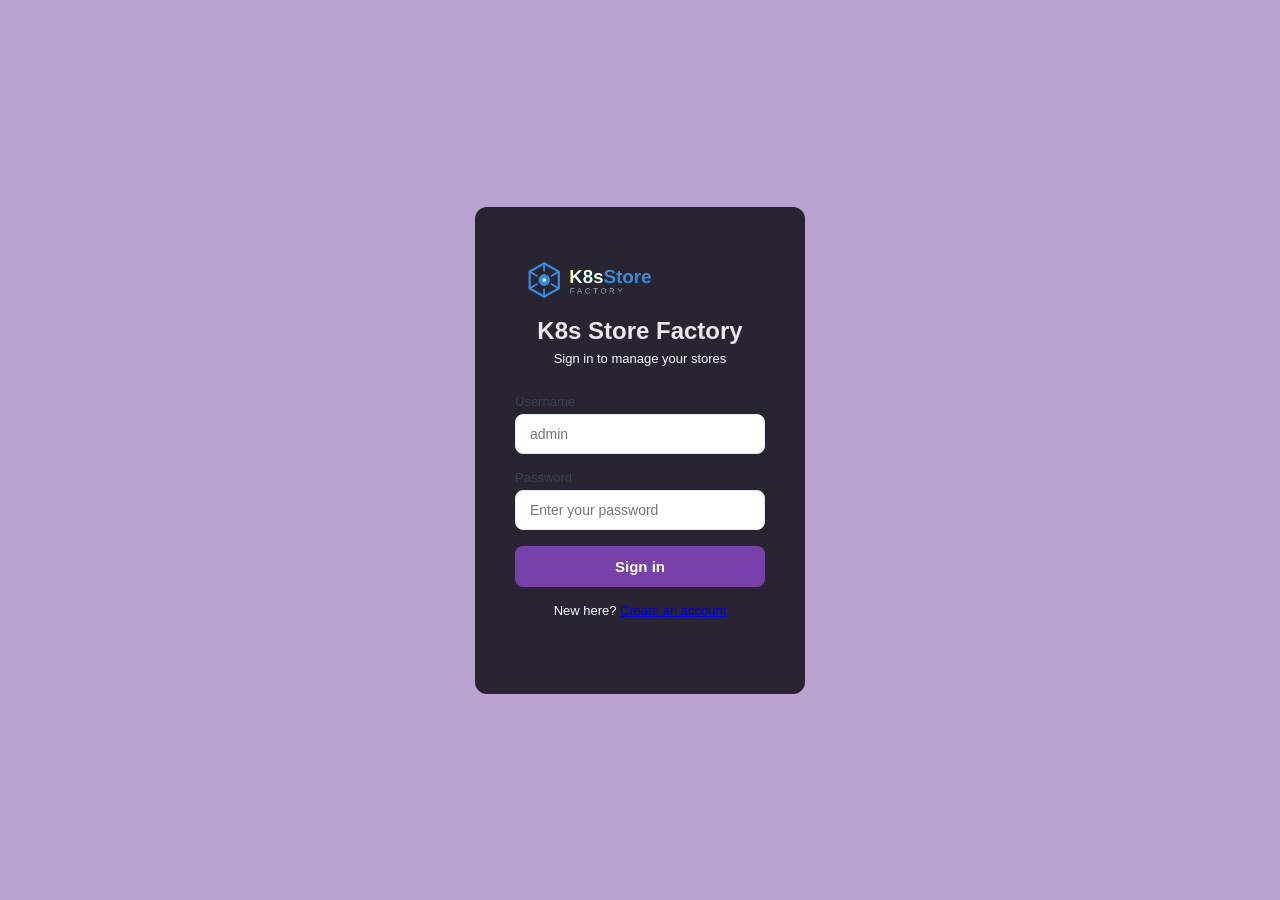
<file: Frontend part/index.html>
<!DOCTYPE html>
<html lang="en">
<head>
    <meta charset="UTF-8">
    <meta name="viewport" content="width=device-width, initial-scale=1.0">
    <title>K8s Store Factory</title>
    <link rel="stylesheet" href="navbar.css">
</head>
<body>
    <div class="wrap">
        <div class="login-page">

            <img src="assets/k8-logo.png" alt="K8s Logo" class="logo-img">
            <h1>K8s Store Factory</h1>
            <p>Sign in to manage your stores</p>

            <div class="field">
                <label>Username</label>
                <input type="text" placeholder="admin" id="username">
            </div>
            <div class="field">
                <label>Password</label>
                <input type="password" placeholder="Enter your password" id="password">
            </div>

            <p class="error-msg" id="error">wrong username</p>

            <button class="btn" onclick="login()">Sign in</button>

            <p style="text-align:center; margin-top: 1rem; font-size: 13px;">
                New here? <a href="signup.html">Create an account</a>
            </p>

        </div>
    </div>

    <script src="navbar.js"></script>
</body>
</html>
</file>
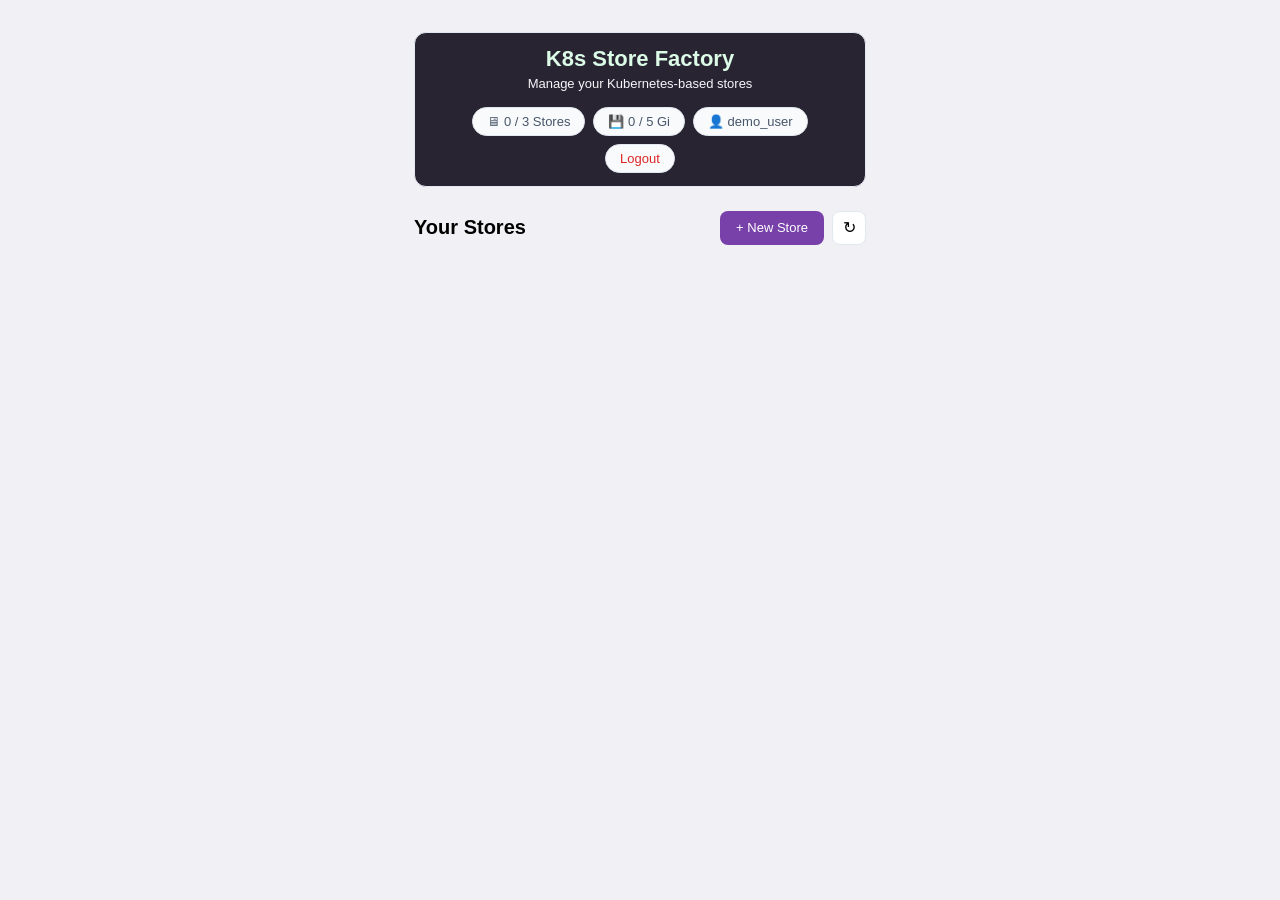
<file: Frontend part/Dashboard.html>
<!DOCTYPE html>
<html lang="en">
<head>
    <meta charset="UTF-8">
    <meta name="viewport" content="width=device-width, initial-scale=1.0">
    <title>Dashboard - K8s Store Factory</title>
    <link rel="stylesheet" href="Dashboard.css">
</head>
<body>

<div class="wrap">

    <div class="header">
        <h1>K8s Store Factory</h1>
        <p>Manage your Kubernetes-based stores</p>
        <div class="stats-bar">
            <div class="stat-pill">🖥 <span id="store-count">0 / 3</span> Stores</div>
            <div class="stat-pill">💾 <span id="storage-count">0 / 5</span> Gi</div>
            <div class="stat-pill">👤 <span id="username-display">demo_user</span></div>
            <button class="logout-btn" onclick="logout()">Logout</button>
        </div>
    </div>

    <div class="section-top">
        <h2>Your Stores</h2>
        <div class="actions">
          <button class="btn-create">+ New Store</button>
            <button class="btn-refresh">↻</button>
        </div>
    </div>

    <div id="stores-container"></div>

</div>

<script src="Dashboard.js"></script>
</body>
</html>
</file>
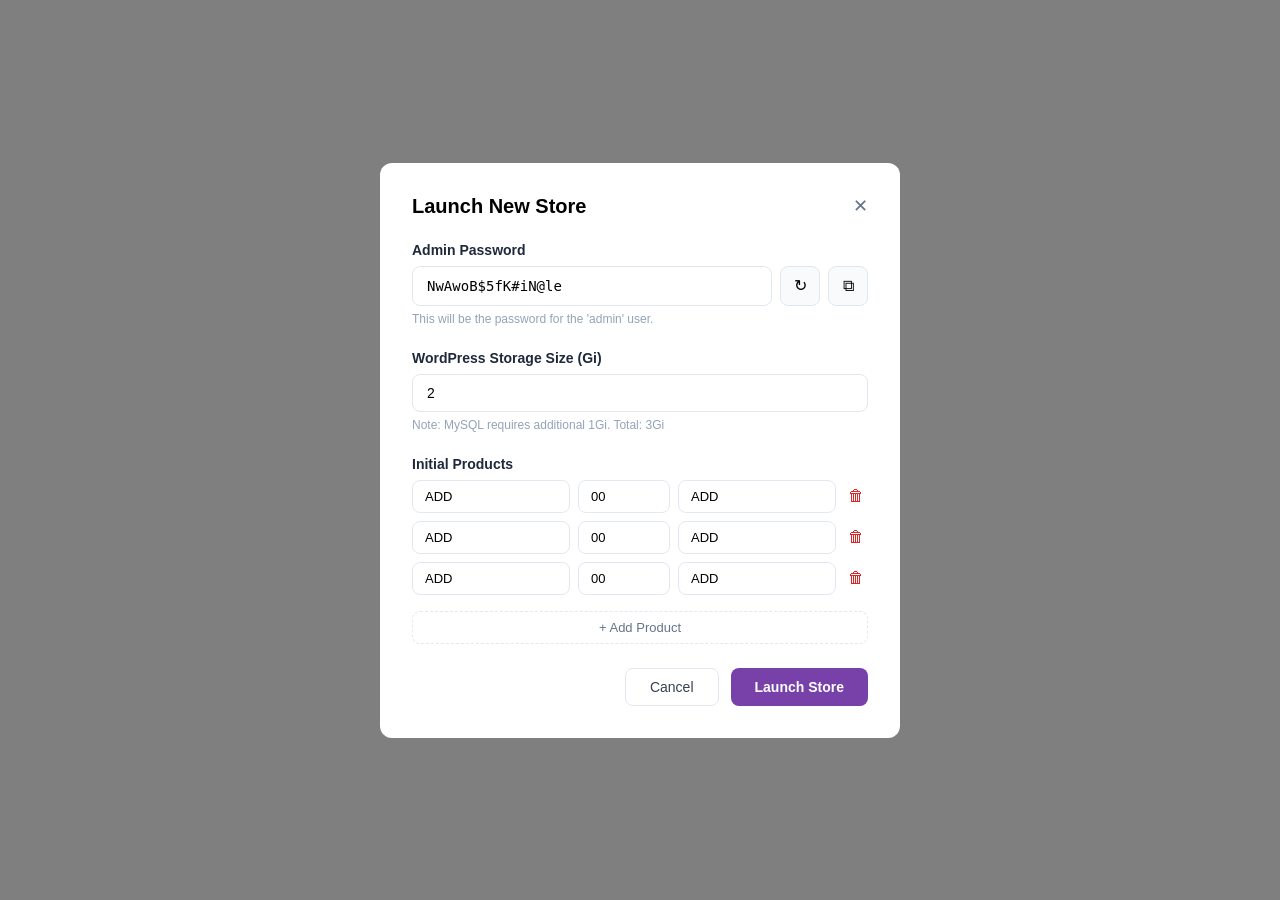
<file: Frontend part/new-store.html>
<!DOCTYPE html>
<html lang="en">
<head>
    <meta charset="UTF-8">
    <meta name="viewport" content="width=device-width, initial-scale=1.0">
    <title>Launch New Store</title>
    <link rel="stylesheet" href="new.css">
</head>
<body>

<div class="overlay">
    <div class="modal">

        <div class="modal-header">
            <h2>Launch New Store</h2>
            <button class="close-btn" id="close-btn">✕</button>
        </div>

        <div class="field">
            <label>Admin Password</label>
            <div class="password-row">
                <input type="text" id="admin-password" value="NwAwoB$5fK#iN@le">
                <button class="icon-btn" id="generate-btn">↻</button>
                <button class="icon-btn" id="copy-btn">⧉</button>
            </div>
            <p class="hint">This will be the password for the 'admin' user.</p>
        </div>

        <div class="field">
            <label>WordPress Storage Size (Gi)</label>
            <input type="number" id="storage-size" value="2" min="1" max="10">
            <p class="hint">Note: MySQL requires additional 1Gi. Total: <span id="total-storage">3</span>Gi</p>
        </div>

        <div class="field">
            <label>Initial Products</label>
            <div id="products-list">

                <div class="product-row">
                    <input type="text" placeholder="Product Name" value="ADD">
                    <input type="number" placeholder="Price" value="00">
                    <input type="text" placeholder="Description" value="ADD">
                    <button class="delete-product">🗑</button>
                </div>

                <div class="product-row">
                    <input type="text" placeholder="Product Name" value="ADD">
                    <input type="number" placeholder="Price" value="00">
                    <input type="text" placeholder="Description" value="ADD">
                    <button class="delete-product">🗑</button>
                </div>

                <div class="product-row">
                    <input type="text" placeholder="Product Name" value="ADD">
                    <input type="number" placeholder="Price" value="00">
                    <input type="text" placeholder="Description" value="ADD">
                    <button class="delete-product">🗑</button>
                </div>

            </div>
            <button class="add-product-btn" id="add-product-btn">+ Add Product</button>
        </div>

        <div class="modal-actions">
            <button class="cancel-btn" id="cancel-btn">Cancel</button>
            <button class="launch-btn" id="launch-btn">Launch Store</button>
        </div>

    </div>
</div>

<script src="new-store.js"></script>
</body>
</html>
</file>
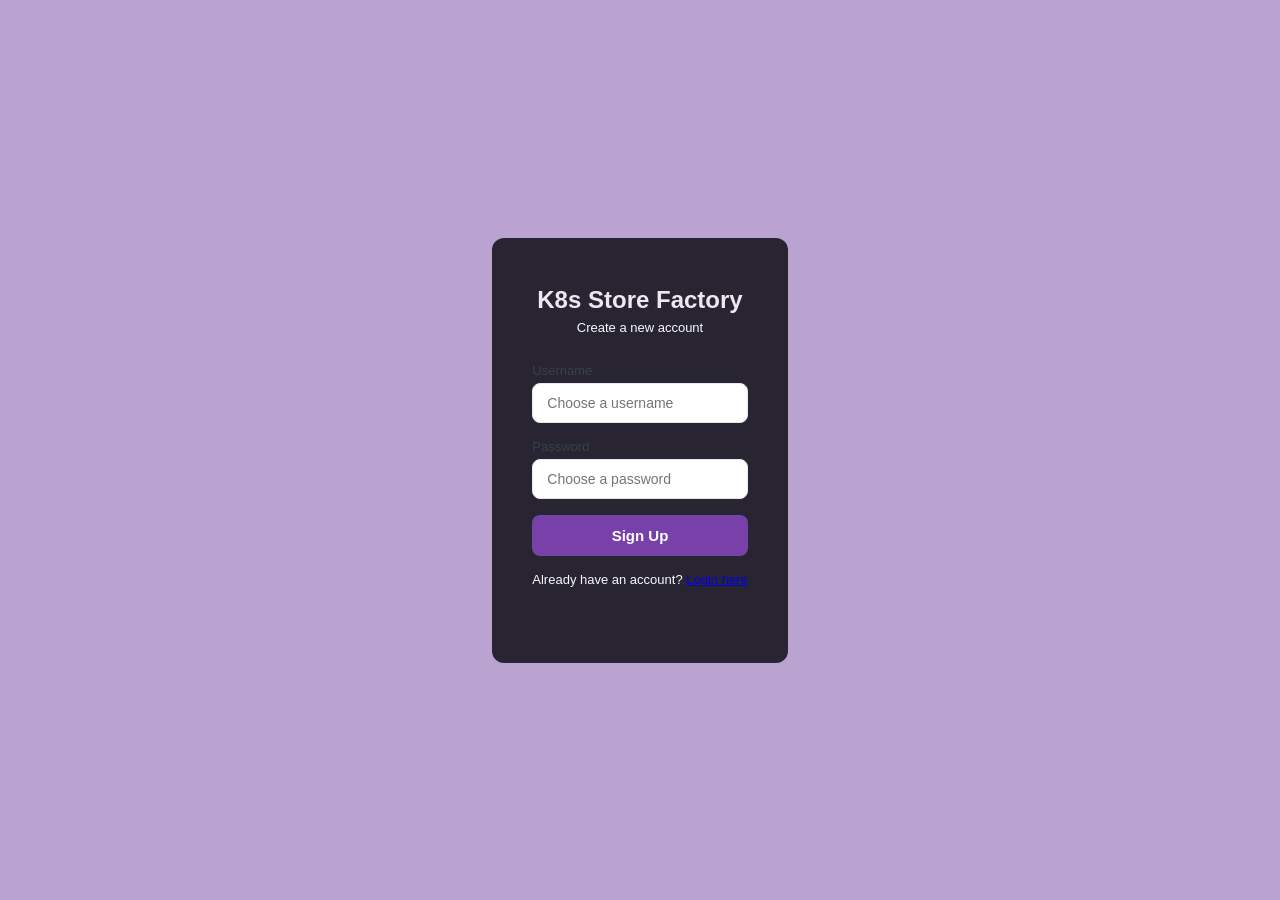
<file: Frontend part/signup.html>
<!DOCTYPE html>
<html lang="en">
<head>
    <meta charset="UTF-8">
    <meta name="viewport" content="width=device-width, initial-scale=1.0">
    <title>Sign Up - K8s Store Factory</title>
    <link rel="stylesheet" href="navbar.css">
</head>
<body>
    <div class="wrap">
        <div class="login-page">
            <h1>K8s Store Factory</h1>
            <p>Create a new account</p>

            <div class="field">
                <label>Username</label>
                <input type="text" id="username" placeholder="Choose a username">
            </div>
            <div class="field">
                <label>Password</label>
                <input type="password" id="password" placeholder="Choose a password">
            </div>

            <p class="error-msg" id="error"></p>

            <button class="btn" id="signup-btn">Sign Up</button>

            <p style="text-align:center; margin-top: 1rem; font-size: 13px;">
                Already have an account? <a href="index.html">Login here</a>
            </p>
        </div>
    </div>

    <script src="signup.js"></script>
</body>
</html>
</file>
<file: Frontend part/navbar.css>
* {
    margin: 0;
    padding: 0;
    box-sizing: border-box;
}

body {
    font-family: 'Segoe UI', Tahoma, Geneva, Verdana, sans-serif;
    background: rgb(187, 163, 209);
    min-height: 100vh;
    display: flex;
    align-items: center;
    justify-content: center;
}

.login-page {
    background:#282431;
    border-radius: 12px;
    padding: 3rem 2.5rem;
    width: 100%;
    max-width: 480px;
    text-align: center;
}

.logo-img {
    width: 250px;
    height: 50px;
    margin-bottom: 0.5rem;
    object-fit: contain;
}

.login-page h1 {
    color: rgb(236, 232, 240);
    font-size: 24px;
    font-weight: 700;
    margin-bottom: 6px;
}

.login-page p {
    font-size: 13px;
    color: #f8fafd;
    margin-bottom: 1.75rem;
}

.field {
    margin-bottom: 1rem;
    text-align: left;
}

.field label {
    display: block;
    font-size: 13px;
    font-weight: 500;
    color: #374151;
    margin-bottom: 5px;
}

.field input {
    width: 100%;
    padding: 11px 14px;
    border: 1px solid #e2e8f0;
    border-radius: 8px;
    font-size: 14px;
    color: #1e293b;
    outline: none;
    transition: border 0.2s;
}

.field input:focus {
    border-color: rgb(119, 65, 169);
    box-shadow: 0 0 0 3px rgba(119, 65, 169, 0.12);
}

.error-msg {
    color: #dc2626;
    font-size: 13px;
    margin-bottom: 0.75rem;
    display: none;
}

.btn {
    width: 100%;
    padding: 12px;
    background: rgb(119, 65, 169);
    color: white;
    border: none;
    border-radius: 8px;
    font-size: 15px;
    font-weight: 600;
    cursor: pointer;
    transition: background 0.2s;
}

.btn:hover {
    background: #5e3285;
}
</file>
<file: Frontend part/Dashboard.css>
* { margin: 0; padding: 0; box-sizing: border-box; }

body {
    font-family: 'Segoe UI', sans-serif;
    background: #f1f0f5;
    min-height: 100vh;
}

.wrap { max-width: 500px; margin: 0 auto; padding: 2rem 1.5rem; }

.header {
    background: #282431;
    border: 1px solid #e2e8f0;
    border-radius: 12px;
    padding: 0.8rem 1.4rem;
    text-align: center;
    margin-bottom: 1.5rem;
}

.header h1 { font-size: 22px; font-weight: 600; margin-bottom: 4px; color: #dcfce7;}
.header p { font-size: 13px; color: #f6f7fa; }

.stats-bar {
    display: flex;
    align-items: center;
    justify-content: center;
    gap: 8px;
    margin-top: 1rem;
    
    flex-wrap: wrap;
}

.stat-pill {
    padding: 6px 14px;
    border: 1px solid #e2e8f0;
    border-radius: 20px;
    background: #f8fafc;
    font-size: 13px;
    color: #475569;
}

.logout-btn {
    padding: 6px 14px;
    border: 1px solid #e2e8f0;
    border-radius: 20px;
    background: #f8fafc;
    font-size: 13px;
    color: #dc2626;
    cursor: pointer;
}

.section-top {
    display: flex;
    align-items: center;
    justify-content: space-between;
    margin-bottom: 1rem;
}

.section-top h2 { font-size: 20px; font-weight: 600; }

.actions { display: flex; gap: 8px; }

.btn-create {
    padding: 8px 16px;
    background: rgb(119, 65, 169);
    color: white;
    border: none;
    border-radius: 8px;
    font-size: 13px;
    font-weight: 500;
    cursor: pointer;
}

.btn-refresh {
    width: 34px; height: 34px;
    border: 1px solid #e2e8f0;
    border-radius: 8px;
    background: white;
    cursor: pointer;
    font-size: 16px;
}

.store-card {
    background: white;
    border: 1px solid #e2e8f0;
    border-radius: 12px;
    padding: 1.25rem 1.5rem;
    margin-bottom: 1rem;
}

.store-card.ready        { border-left: 3px solid #16a34a; }
.store-card.provisioning { border-left: 3px solid #ca8a04; }
.store-card.failed       { border-left: 3px solid #dc2626; }

.card-top {
    display: flex;
    align-items: center;
    justify-content: space-between;
    margin-bottom: 1rem;
}

.store-name { font-size: 15px; font-weight: 600; }

.badge {
    padding: 3px 10px;
    border-radius: 20px;
    font-size: 11px;
    font-weight: 700;
    letter-spacing: 0.5px;
}

.badge.ready        { background: #dcfce7; color: #15803d; }
.badge.provisioning { background: #fef9c3; color: #a16207; }
.badge.failed       { background: #fee2e2; color: #b91c1c; }

.card-info { display: grid; gap: 6px; margin-bottom: 1rem; }

.info-row {
    font-size: 13px;
    color: #475569;
    display: flex;
    align-items: center;
    gap: 8px;
}

.info-row a { color: rgb(119, 65, 169); text-decoration: none; }

.creds {
    background: #f8fafc;
    border: 1px solid #e2e8f0;
    border-radius: 8px;
    padding: 10px 14px;
    margin-bottom: 1rem;
}

.creds-label {
    font-size: 11px;
    font-weight: 700;
    letter-spacing: 0.8px;
    color: #94a3b8;
    margin-bottom: 6px;
}

.cred-row {
    font-size: 13px;
    font-family: monospace;
    color: #334155;
    margin-bottom: 2px;
}

.cred-row span { color: #94a3b8; }

.card-actions { display: flex; gap: 8px; }

.btn-visit {
    flex: 1; padding: 8px;
    background: rgb(119, 65, 169);
    color: white; border: none;
    border-radius: 8px; font-size: 13px; cursor: pointer;
}

.btn-admin {
    flex: 1; padding: 8px;
    background: #f8fafc;
    color: #475569;
    border: 1px solid #e2e8f0;
    border-radius: 8px; font-size: 13px; cursor: pointer;
}

.btn-delete {
    padding: 8px 14px;
    background: transparent;
    color: #dc2626;
    border: 1px solid #fca5a5;
    border-radius: 8px; font-size: 13px; cursor: pointer;
}
</file>
<file: Frontend part/new.css>
* { margin: 0; padding: 0; box-sizing: border-box; }

body {
    font-family: 'Segoe UI', sans-serif;
    background: rgba(0,0,0,0.5);
    min-height: 100vh;
    display: flex;
    align-items: center;
    justify-content: center;
}

.overlay {
    width: 100%;
    min-height: 100vh;
    display: flex;
    align-items: center;
    justify-content: center;
    padding: 2rem;
}

.modal {
    background: white;
    border-radius: 12px;
    padding: 2rem;
    width: 100%;
    max-width: 520px;
    max-height: 90vh;
    overflow-y: auto;
}

.modal-header {
    display: flex;
    align-items: center;
    justify-content: space-between;
    margin-bottom: 1.5rem;
}

.modal-header h2 {
    font-size: 20px;
    font-weight: 600;
}

.close-btn {
    background: none;
    border: none;
    font-size: 18px;
    cursor: pointer;
    color: #64748b;
}

.field {
    margin-bottom: 1.5rem;
}

.field label {
    display: block;
    font-size: 14px;
    font-weight: 600;
    color: #1e293b;
    margin-bottom: 8px;
}

.field input[type="text"],
.field input[type="number"] {
    width: 100%;
    padding: 10px 14px;
    border: 1px solid #e2e8f0;
    border-radius: 8px;
    font-size: 14px;
    outline: none;
}

.field input:focus {
    border-color: rgb(119, 65, 169);
}

.hint {
    font-size: 12px;
    color: #94a3b8;
    margin-top: 6px;
}

/* Password Row */
.password-row {
    display: flex;
    gap: 8px;
}

.password-row input {
    flex: 1;
    padding: 10px 14px;
    border: 1px solid #e2e8f0;
    border-radius: 8px;
    font-size: 14px;
    outline: none;
    font-family: monospace;
}

.icon-btn {
    width: 40px;
    height: 40px;
    border: 1px solid #e2e8f0;
    border-radius: 8px;
    background: #f8fafc;
    cursor: pointer;
    font-size: 16px;
    display: flex;
    align-items: center;
    justify-content: center;
}

/* Product Rows */
.product-row {
    display: flex;
    gap: 8px;
    margin-bottom: 8px;
    align-items: center;
}

.product-row input[type="text"] {
    flex: 2;
    padding: 8px 12px;
    border: 1px solid #e2e8f0;
    border-radius: 8px;
    font-size: 13px;
    outline: none;
}

.product-row input[type="number"] {
    flex: 1;
    padding: 8px 12px;
    border: 1px solid #e2e8f0;
    border-radius: 8px;
    font-size: 13px;
    outline: none;
}

.delete-product {
    background: none;
    border: none;
    cursor: pointer;
    font-size: 16px;
    color: #dc2626;
    padding: 4px;
}

.add-product-btn {
    margin-top: 8px;
    padding: 8px 16px;
    background: none;
    border: 1px dashed #e2e8f0;
    border-radius: 8px;
    font-size: 13px;
    color: #64748b;
    cursor: pointer;
    width: 100%;
}

.add-product-btn:hover {
    border-color: rgb(119, 65, 169);
    color: rgb(119, 65, 169);
}

/* Modal Actions */
.modal-actions {
    display: flex;
    justify-content: flex-end;
    gap: 12px;
    margin-top: 1.5rem;
}

.cancel-btn {
    padding: 10px 24px;
    background: white;
    border: 1px solid #e2e8f0;
    border-radius: 8px;
    font-size: 14px;
    cursor: pointer;
    color: #374151;
}

.launch-btn {
    padding: 10px 24px;
    background: rgb(119, 65, 169);
    color: white;
    border: none;
    border-radius: 8px;
    font-size: 14px;
    font-weight: 600;
    cursor: pointer;
}

.launch-btn:hover { background: #5e3285; }
</file>
